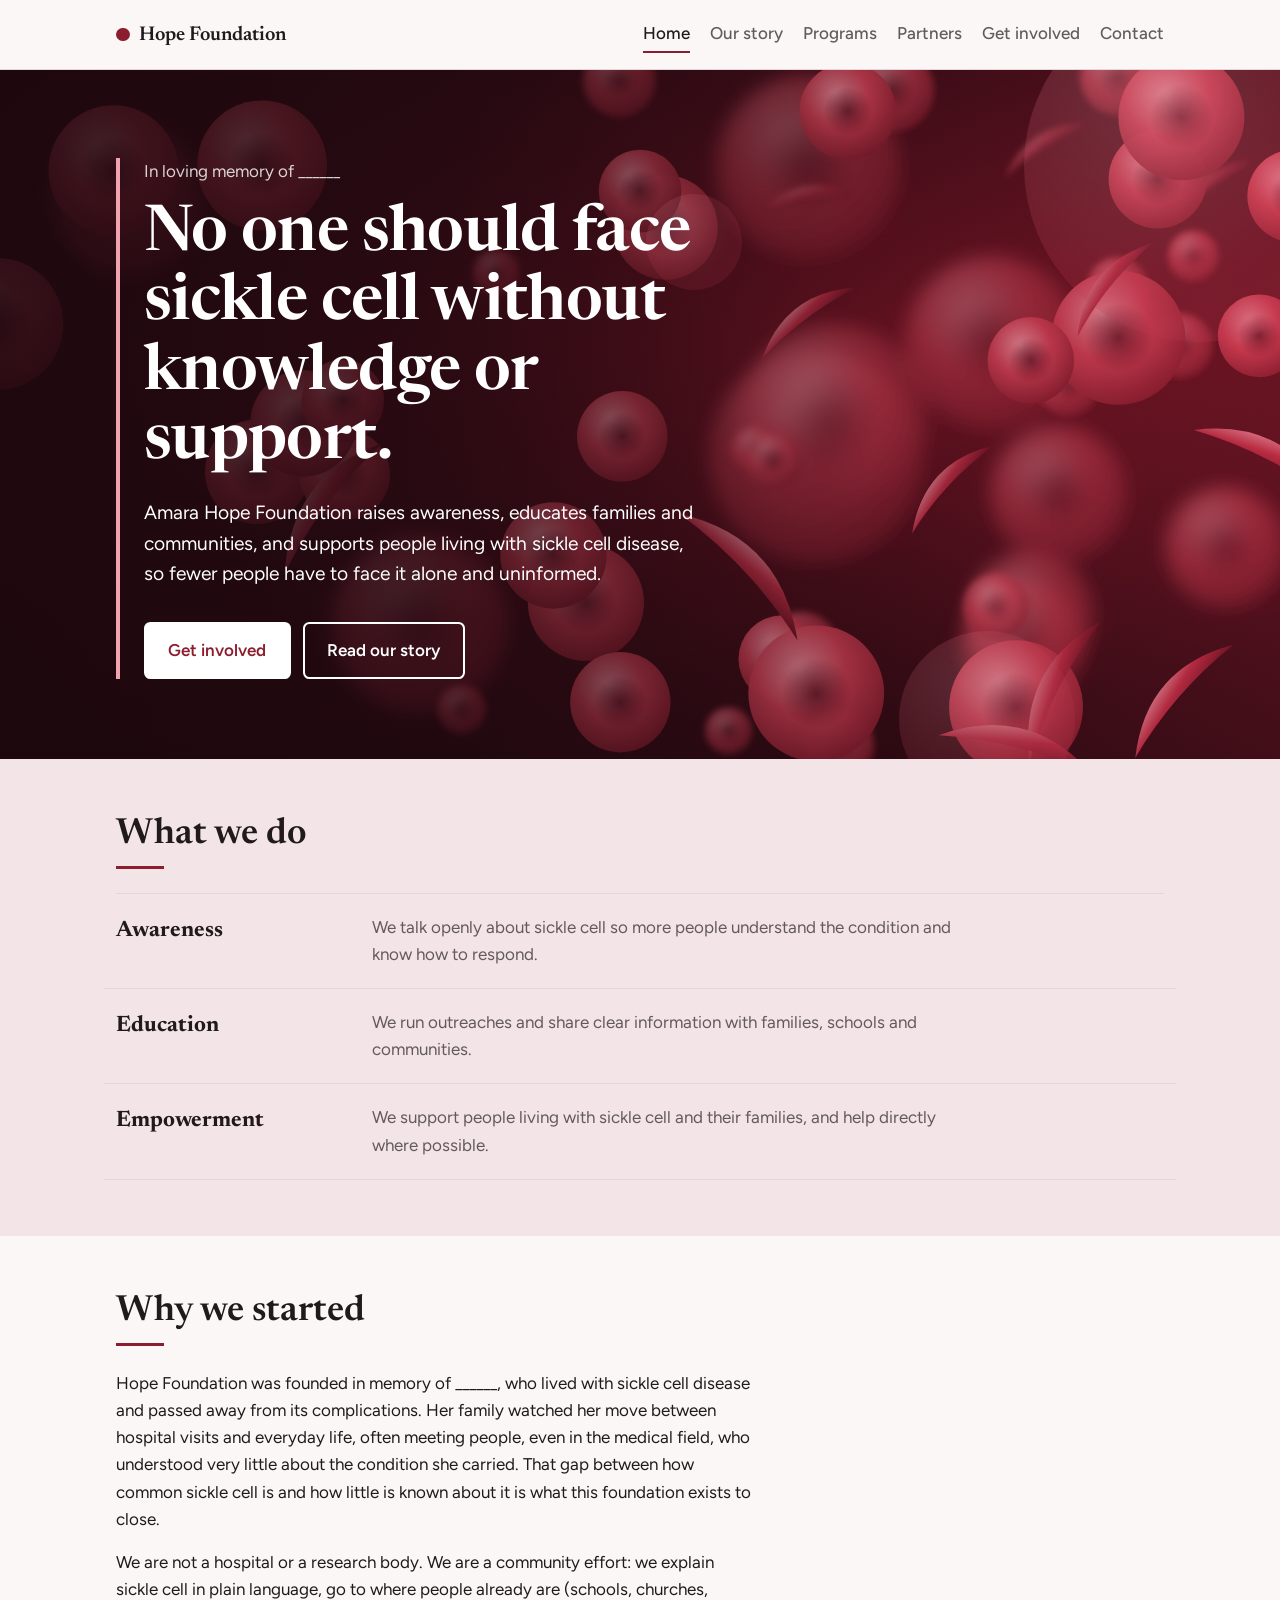
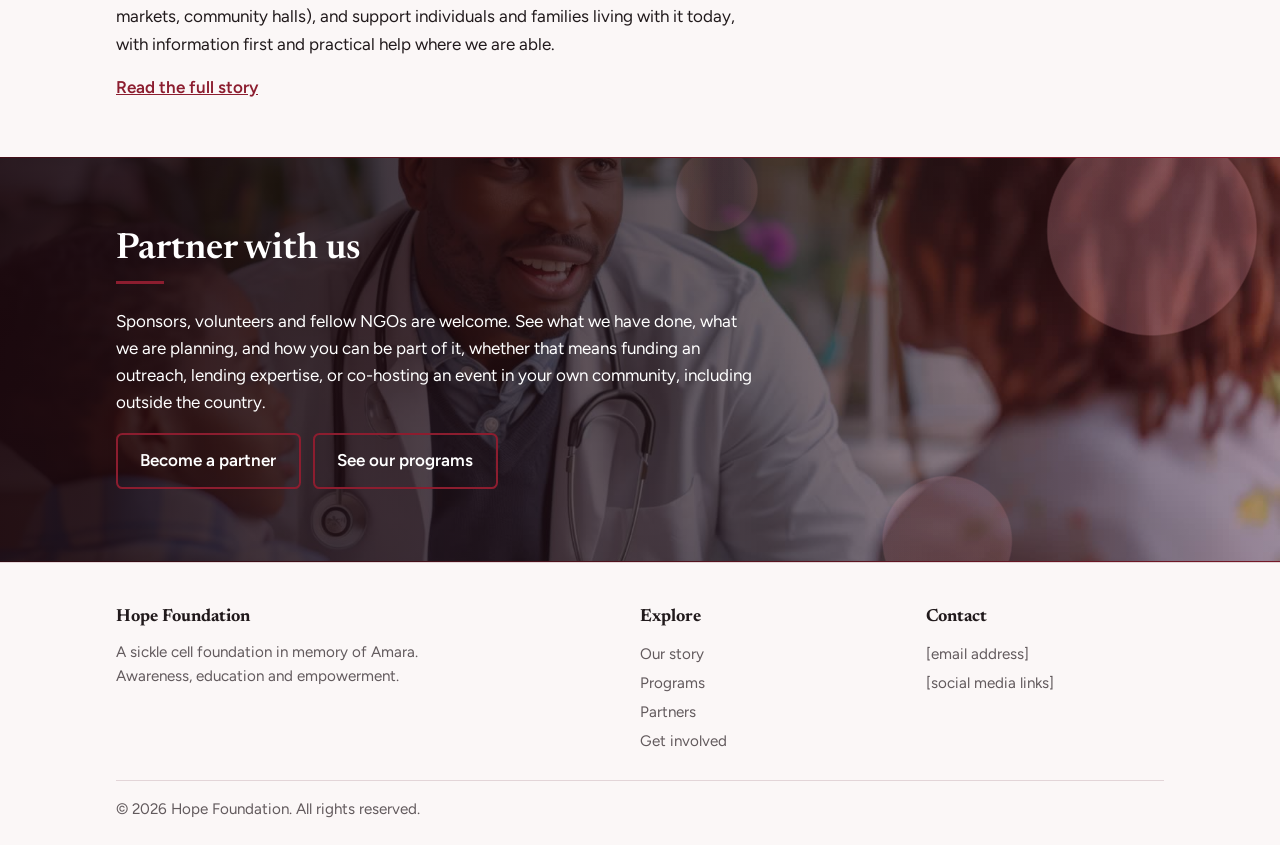
<file: index.html>
<!DOCTYPE html>
<html lang="en">

<head>
  <meta charset="utf-8">
  <meta name="viewport" content="width=device-width, initial-scale=1, viewport-fit=cover">
  <title>Hope Foundation | Sickle cell awareness, education and support</title>
  <link rel="preconnect" href="https://fonts.googleapis.com">
  <link
    href="https://fonts.googleapis.com/css2?family=Newsreader:opsz,wght@6..72,500;6..72,600&family=Figtree:wght@400;500;600&display=swap"
    rel="stylesheet">
  <link rel="stylesheet" href="style.css">
</head>

<body data-page="home">
  <header>
    <div class="bar" aria-hidden="true"></div>
    <div class="wrap">
      <a class="brand" href="index.html">Hope Foundation</a>
      <button class="menu" type="button" aria-expanded="false" aria-controls="nav">Menu</button>
      <nav id="nav" aria-label="Main">
        <a href="index.html" data-link="home">Home</a>
        <a href="story.html" data-link="story">Our story</a>
        <a href="programs.html" data-link="programs">Programs</a>
        <a href="partners.html" data-link="partners">Partners</a>
        <a href="get-involved.html" data-link="get-involved">Get involved</a>
        <a href="contact.html" data-link="contact">Contact</a>
      </nav>
    </div>
  </header>

  <main class="pg">
    <div class="hero">
      <div class="orb" aria-hidden="true"><i></i><i></i><i></i></div>
      <div class="wrap">
        <p class="in">In loving memory of ______</p>
        <h1>No one should face sickle cell without knowledge or support.</h1>
        <p class="lead">Amara Hope Foundation raises awareness, educates families and communities, and supports people
          living with sickle cell disease, so fewer people have to face it alone and uninformed.</p>
        <div class="btns"><a class="btn p" href="get-involved.html">Get involved</a><a class="btn s"
            href="story.html">Read our story</a></div>
      </div>
    </div>
   <!-- <section class="surf tight">
      <div class="wrap">
        <ul class="stats">
          <li><b>[00]</b><span>outreaches held</span></li>
          <li><b>[00]</b><span>people reached</span></li>
          <li><b>[00]</b><span>partner organisations</span></li>
          <li><b>[00]</b><span>families supported</span></li>
        </ul>
      </div>
    </section> --->
    <section class="alt">
      <div class="wrap">
        <h2>What we do</h2>
        <div class="rows">
          <div class="row">
            <h3>Awareness</h3>
            <p>We talk openly about sickle cell so more people understand the condition and know how to respond.</p>
          </div>
          <div class="row">
            <h3>Education</h3>
            <p>We run outreaches and share clear information with families, schools and communities.</p>
          </div>
          <div class="row">
            <h3>Empowerment</h3>
            <p>We support people living with sickle cell and their families, and help directly where possible.</p>
          </div>
        </div>
      </div>
    </section>
    <section class="txt">
      <div class="wrap">
        <h2>Why we started</h2>
        <p>Hope Foundation was founded in memory of ______, who lived with sickle cell disease and passed away from
          its complications. Her family watched her move between hospital visits and everyday life, often meeting
          people, even in the medical field, who understood very little about the condition she carried. That gap
          between how common sickle cell is and how little is known about it is what this foundation exists to close.
        </p>
        <p>We are not a hospital or a research body. We are a community effort: we explain sickle cell in plain
          language, go to where people already are (schools, churches, markets, community halls), and support
          individuals and families living with it today, with information first and practical help where we are able.
        </p>
        <a class="more" href="story.html">Read the full story</a>
      </div>
    </section>
    <section class="surf txt cta">
      <div class="wrap">
        <h2>Partner with us</h2>
        <p>Sponsors, volunteers and fellow NGOs are welcome. See what we have done, what we are planning, and how you
          can be part of it, whether that means funding an outreach, lending expertise, or co-hosting an event in your
          own community, including outside the country.</p>
        <div class="btns"><a class="btn p1" href="partners.html">Become a partner</a><a class="btn s1"
            href="programs.html">See our programs</a></div>
      </div>
    </section>
  </main>

  <footer>
    <div class="wrap">
      <div class="fg">
        <div>
          <h4>Hope Foundation</h4>
          <p style="margin:0;max-width:22rem">A sickle cell foundation in memory of Amara. Awareness, education and
            empowerment.</p>
        </div>
        <div>
          <h4>Explore</h4><a href="story.html">Our story</a><a href="programs.html">Programs</a><a
            href="partners.html">Partners</a><a href="get-involved.html">Get involved</a>
        </div>
        <div>
          <h4>Contact</h4><a href="mailto:[email address]">[email address]</a><a href="contact.html">[social media
            links]</a>
        </div>
      </div>
      <div class="fb">© 2026 Hope Foundation. All rights reserved.</div>
    </div>
  </footer>

  <script src="script.js"></script>
</body>

</html>
</file>
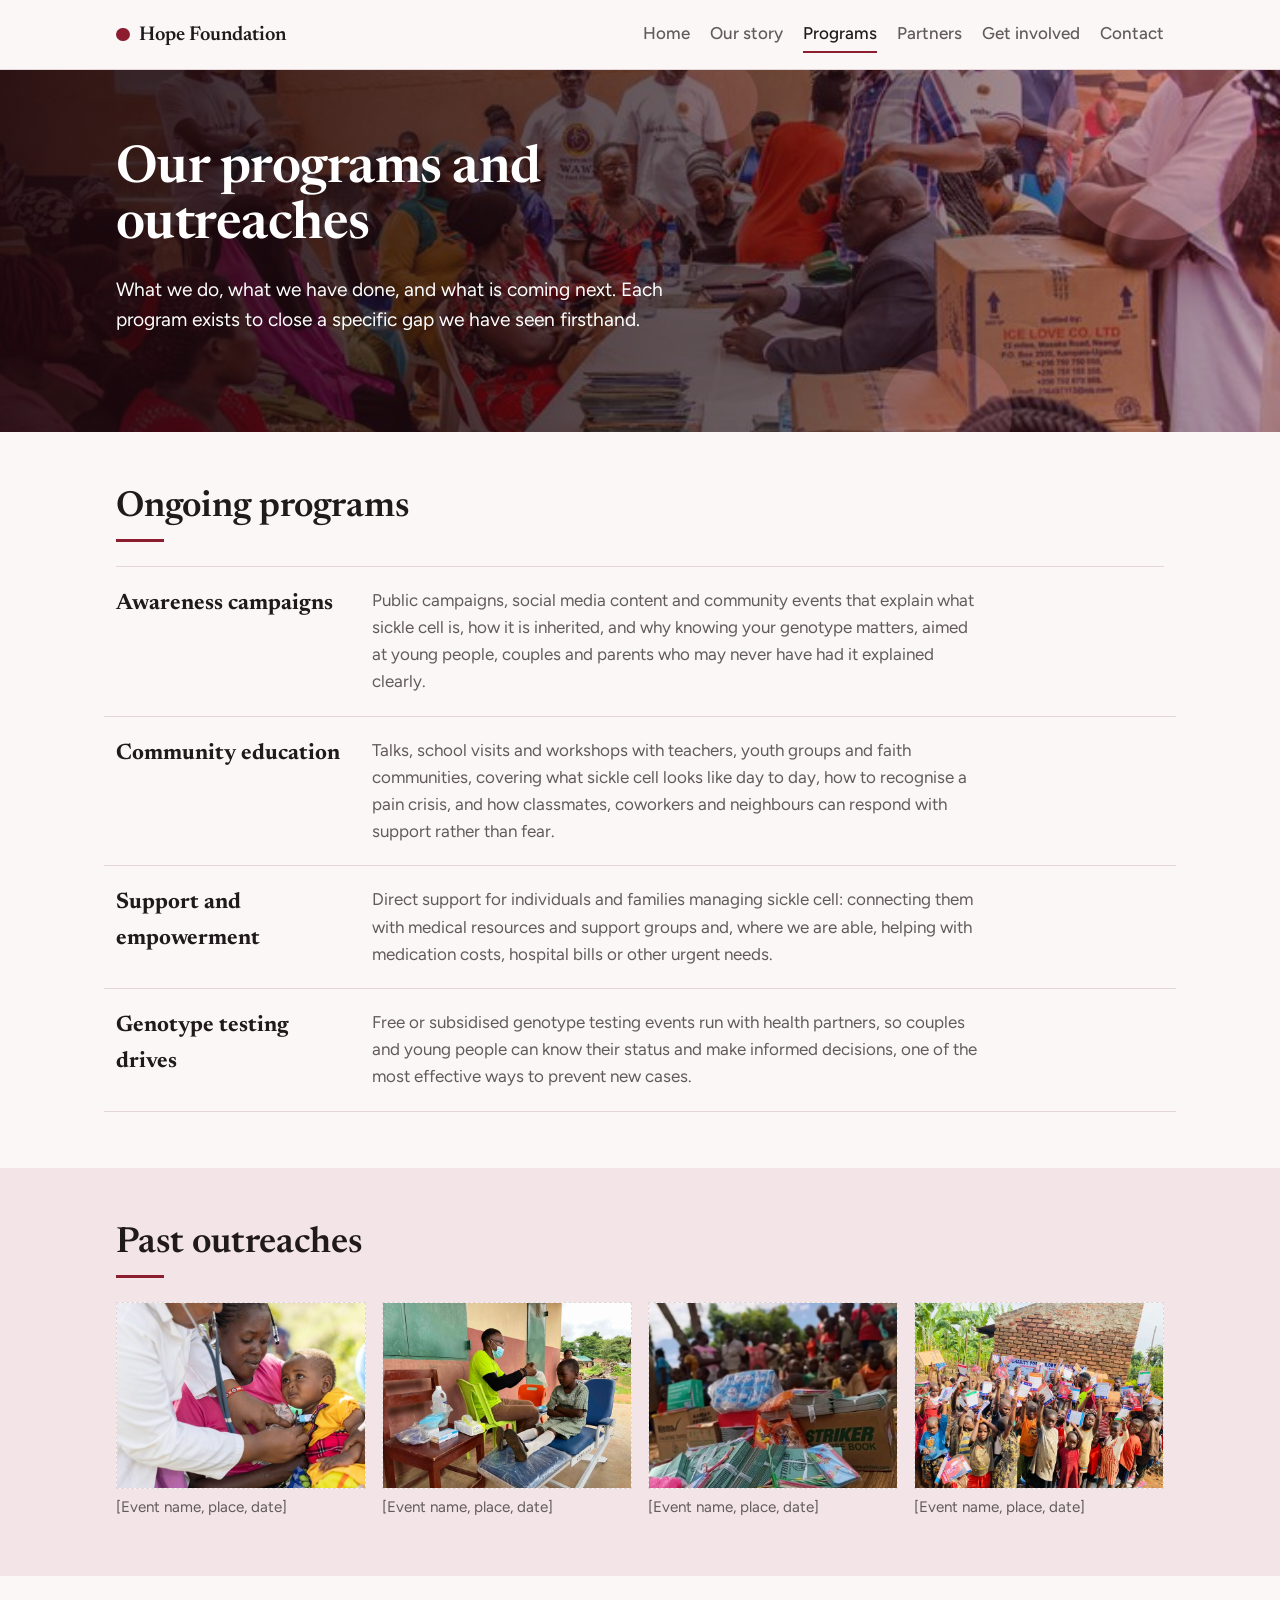
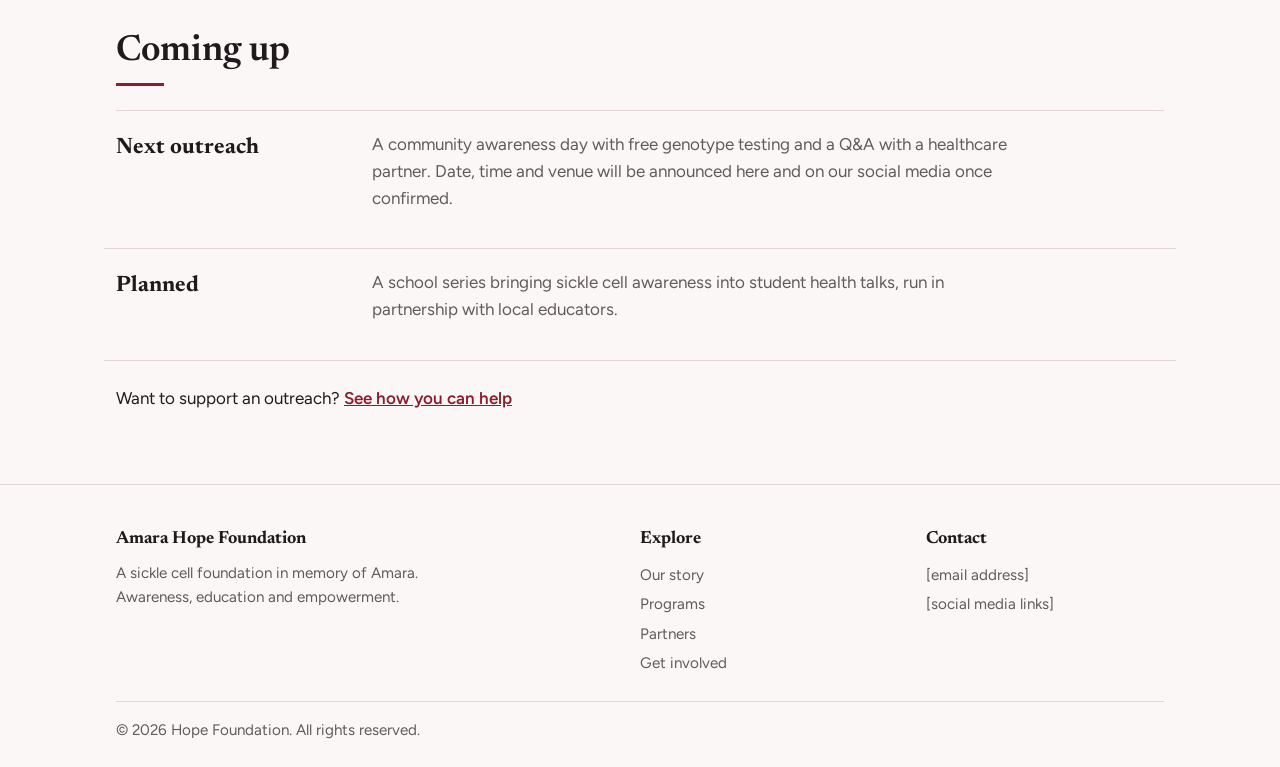
<file: programs.html>
<!DOCTYPE html>
<html lang="en">

<head>
  <meta charset="utf-8">
  <meta name="viewport" content="width=device-width, initial-scale=1, viewport-fit=cover">
  <title>Programs | Hope Foundation</title>
  <link rel="preconnect" href="https://fonts.googleapis.com">
  <link
    href="https://fonts.googleapis.com/css2?family=Newsreader:opsz,wght@6..72,500;6..72,600&family=Figtree:wght@400;500;600&display=swap"
    rel="stylesheet">
  <link rel="stylesheet" href="style.css">
</head>

<body data-page="programs">
  <header>
    <div class="bar" aria-hidden="true"></div>
    <div class="wrap">
      <a class="brand" href="index.html">Hope Foundation</a>
      <button class="menu" type="button" aria-expanded="false" aria-controls="nav">Menu</button>
      <nav id="nav" aria-label="Main">
        <a href="index.html" data-link="home">Home</a>
        <a href="story.html" data-link="story">Our story</a>
        <a href="programs.html" data-link="programs">Programs</a>
        <a href="partners.html" data-link="partners">Partners</a>
        <a href="get-involved.html" data-link="get-involved">Get involved</a>
        <a href="contact.html" data-link="contact">Contact</a>
      </nav>
    </div>
  </header>

  <main class="pg">
    <div class="ph1">
      <div class="wrap">
        <h1>Our programs and outreaches</h1>
        <p class="lead">What we do, what we have done, and what is coming next. Each program exists to close a specific
          gap we have seen firsthand.</p>
      </div>
    </div>
    <section>
      <div class="wrap">
        <h2>Ongoing programs</h2>
        <div class="rows">
          <div class="row">
            <h3>Awareness campaigns</h3>
            <p>Public campaigns, social media content and community events that explain what sickle cell is, how it is
              inherited, and why knowing your genotype matters, aimed at young people, couples and parents who may never
              have had it explained clearly.</p>
          </div>
          <div class="row">
            <h3>Community education</h3>
            <p>Talks, school visits and workshops with teachers, youth groups and faith communities, covering what
              sickle cell looks like day to day, how to recognise a pain crisis, and how classmates, coworkers and
              neighbours can respond with support rather than fear.</p>
          </div>
          <div class="row">
            <h3>Support and empowerment</h3>
            <p>Direct support for individuals and families managing sickle cell: connecting them with medical resources
              and support groups and, where we are able, helping with medication costs, hospital bills or other urgent
              needs.</p>
          </div>
          <div class="row">
            <h3>Genotype testing drives</h3>
            <p>Free or subsidised genotype testing events run with health partners, so couples and young people can know
              their status and make informed decisions, one of the most effective ways to prevent new cases.</p>
          </div>
        </div>
      </div>
    </section>
    <section class="alt">
      <div class="wrap">
        <h2>Past outreaches</h2>
        <div class="gal">
          <figure style="margin:0">
            <div class="ph"><span>Outreach photo</span><img src="assets/outreach-1.jpg" alt="Photo from outreach 1"
                onerror="this.remove()"></div>
            <figcaption class="cap">[Event name, place, date]</figcaption>
          </figure>
          <figure style="margin:0">
            <div class="ph"><span>Outreach photo</span><img src="assets/outreach-2.jpg" alt="Photo from outreach 2"
                onerror="this.remove()"></div>
            <figcaption class="cap">[Event name, place, date]</figcaption>
          </figure>
          <figure style="margin:0">
            <div class="ph"><span>Outreach photo</span><img src="assets/outreach-3.jpg" alt="Photo from outreach 3"
                onerror="this.remove()"></div>
            <figcaption class="cap">[Event name, place, date]</figcaption>
          </figure>
          <figure style="margin:0">
            <div class="ph"><span>Outreach photo</span><img src="assets/outreach-4.jpg" alt="Photo from outreach 3"
                onerror="this.remove()"></div>
            <figcaption class="cap">[Event name, place, date]</figcaption>
          </figure>
        </div>
      </div>
    </section>
    <section class="txt">
      <div class="wrap">
        <h2>Coming up</h2>
        <div class="rows">
          <div class="row">
            <h3>Next outreach</h3>
            <p>A community awareness day with free genotype testing and a Q&amp;A with a healthcare partner. Date, time
              and venue will be announced here and on our social media once confirmed.</p>
          </div>
          <div class="row">
            <h3>Planned</h3>
            <p>A school series bringing sickle cell awareness into student health talks, run in partnership with local
              educators.</p>
          </div>
        </div>
        <p style="margin-top:1.5rem">Want to support an outreach? <a class="more" href="get-involved.html">See how you
            can help</a></p>
      </div>
    </section>
  </main>

  <footer>
    <div class="wrap">
      <div class="fg">
        <div>
          <h4>Amara Hope Foundation</h4>
          <p style="margin:0;max-width:22rem">A sickle cell foundation in memory of Amara. Awareness, education and
            empowerment.</p>
        </div>
        <div>
          <h4>Explore</h4><a href="story.html">Our story</a><a href="programs.html">Programs</a><a
            href="partners.html">Partners</a><a href="get-involved.html">Get involved</a>
        </div>
        <div>
          <h4>Contact</h4><a href="mailto:[email address]">[email address]</a><a href="contact.html">[social media
            links]</a>
        </div>
      </div>
      <div class="fb">© 2026 Hope Foundation. All rights reserved.</div>
    </div>
  </footer>

  <script src="script.js"></script>
</body>

</html>
</file>
<file: style.css>
:root {
  --img-hero: url(assets/hero-sickle.svg);
  /* Home banner. Use url(assets/hero.jpg) for the doctor photo */
  --img-story: url(assets/bg-story.jpg);
  /* Our story page header               */
  --img-programs: url(assets/bg-programs.jpg);
  /* Programs page header                */
  --img-partners: url(assets/bg-partners.jpg);
  /* Partners page header                */
  --img-get-involved: url(assets/bg-get-involved.jpg);
  /* Get involved page header           */
  --img-contact: url(assets/bg-contact.jpg);
  /* Contact page header                 */
  --img-cta: url(assets/hero.jpg);
  /* Home "Partner with us" section      */
}

/* ========================================================================== */

:root {
  --bg: #FBF7F7;
  --surface: #FFFFFF;
  --ink: #211A1C;
  --muted: #625A5D;
  --accent: #8C1D2F;
  --accent-ink: #FFFFFF;
  --tint: #F3E4E7;
  --line: #E3D5D8;
  --serif: "Newsreader", Georgia, "Times New Roman", serif;
  --sans: "Figtree", system-ui, -apple-system, "Segoe UI", Roboto, sans-serif;
  box-sizing: border-box;
  padding-top: env(safe-area-inset-top, 0px);
  padding-bottom: env(safe-area-inset-bottom, 0px);
}

@media (prefers-color-scheme:dark) {
  :root:not([data-theme="light"]) {
    --bg: #171214;
    --surface: #1F181B;
    --ink: #F4ECEE;
    --muted: #B9ADB1;
    --accent: #E5798B;
    --accent-ink: #1A0E11;
    --tint: #2A1D21;
    --line: #3A2B30;
    color-scheme: dark
  }
}

:root[data-theme="dark"] {
  --bg: #171214;
  --surface: #1F181B;
  --ink: #F4ECEE;
  --muted: #B9ADB1;
  --accent: #E5798B;
  --accent-ink: #1A0E11;
  --tint: #2A1D21;
  --line: #3A2B30;
  color-scheme: dark
}

html {
  scroll-padding-top: env(safe-area-inset-top, 0px)
}

* {
  box-sizing: border-box
}

[hidden] {
  display: none !important
}

body {
  margin: 0;
  background: var(--bg);
  color: var(--ink);
  font-family: var(--sans);
  font-size: 1.0625rem;
  line-height: 1.6
}

a {
  color: inherit
}

:focus-visible {
  outline: 3px solid var(--accent);
  outline-offset: 3px
}

.wrap {
  max-width: 68rem;
  margin: 0 auto;
  padding: 0 1.25rem
}

header {
  border-bottom: 1px solid var(--line)
}

header .wrap {
  display: flex;
  flex-wrap: wrap;
  align-items: center;
  justify-content: space-between;
  gap: .75rem 1.5rem;
  padding-top: 1rem;
  padding-bottom: 1rem
}

.brand {
  font-family: var(--serif);
  font-weight: 600;
  font-size: 1.25rem;
  text-decoration: none
}

nav {
  display: flex;
  flex-wrap: wrap;
  gap: .25rem 1.25rem
}

nav a {
  text-decoration: none;
  color: var(--muted);
  font-weight: 500;
  padding: .25rem 0;
  border-bottom: 2px solid transparent
}

nav a:hover {
  color: var(--ink)
}

nav a[aria-current] {
  color: var(--ink);
  border-bottom-color: var(--accent)
}

.hero {
  padding: 4rem 0 3.5rem
}

.hero .wrap {
  border-left: 4px solid var(--accent);
  padding-left: 1.5rem;
  margin-left: max(1.25rem, calc((100% - 68rem)/2 + 1.25rem));
  max-width: 46rem
}

.hero p.in {
  margin: 0 0 1rem;
  color: var(--muted)
}

h1 {
  font-family: var(--serif);
  font-weight: 600;
  font-size: clamp(2.25rem, 7vw, 4rem);
  line-height: 1.08;
  margin: 0 0 1.25rem;
  letter-spacing: -.01em
}

.ph1 {
  padding: 3.5rem 0 1rem
}

.ph1 h1 {
  font-size: clamp(2rem, 6vw, 3.25rem);
  max-width: 40rem
}

.lead {
  font-size: 1.2rem;
  max-width: 36rem;
  margin: 0 0 2rem
}

.btns {
  display: flex;
  flex-wrap: wrap;
  gap: .75rem
}

.btn {
  display: inline-block;
  padding: .8rem 1.4rem;
  border-radius: .4rem;
  font-weight: 600;
  text-decoration: none;
  border: 2px solid var(--accent)
}

.btn.p {
  background: var(--accent);
  color: var(--accent-ink)
}

.btn.s {
  color: var(--ink)
}

.btn:hover {
  opacity: .88
}

section {
  padding: 3.5rem 0
}

h2 {
  font-family: var(--serif);
  font-weight: 600;
  font-size: clamp(1.6rem, 4.5vw, 2.25rem);
  line-height: 1.15;
  margin: 0 0 1.5rem
}

.alt {
  background: var(--tint)
}

.surf {
  background: var(--surface);
  border-top: 1px solid var(--line);
  border-bottom: 1px solid var(--line)
}

.rows {
  border-top: 1px solid var(--line)
}

.row {
  display: grid;
  grid-template-columns: 1fr;
  gap: .25rem 2rem;
  padding: 1.25rem 0;
  border-bottom: 1px solid var(--line)
}

.row h3 {
  font-family: var(--serif);
  font-size: 1.4rem;
  margin: 0
}

.row p {
  margin: 0;
  color: var(--muted);
  max-width: 38rem
}

.row a {
  font-weight: 600;
  color: var(--accent)
}

@media(min-width:44rem) {
  .row {
    grid-template-columns: 14rem 1fr
  }
}

.txt p {
  max-width: 40rem;
  margin: 0 0 1rem
}

.more {
  font-weight: 600;
  color: var(--accent)
}

.quote {
  font-family: var(--serif);
  font-size: clamp(1.4rem, 4vw, 2rem);
  line-height: 1.3;
  max-width: 36rem;
  margin: 0;
  padding-left: 1.25rem;
  border-left: 4px solid var(--accent)
}

.gal {
  display: grid;
  grid-template-columns: repeat(auto-fill, minmax(14rem, 1fr));
  gap: 1rem
}

.ph {
  aspect-ratio: 4/3;
  background: var(--tint);
  border: 1px dashed var(--line);
  display: flex;
  align-items: center;
  justify-content: center;
  color: var(--muted);
  font-size: .95rem;
  text-align: center;
  padding: .5rem
}

.surf .ph,
.alt .ph {
  background: var(--bg)
}

.logos {
  display: grid;
  grid-template-columns: repeat(auto-fill, minmax(10rem, 1fr));
  gap: 1rem
}

.logos .ph {
  aspect-ratio: 3/2
}

.cap {
  margin: .4rem 0 0;
  color: var(--muted);
  font-size: .95rem
}

.list {
  margin: 0 0 1.5rem;
  padding-left: 1.25rem;
  max-width: 38rem
}

.list li {
  margin-bottom: .4rem
}

.det {
  display: grid;
  gap: 1rem 2rem;
  max-width: 40rem
}

.det dt {
  font-weight: 600
}

.det dd {
  margin: 0;
  color: var(--muted)
}

@media(min-width:44rem) {
  .det {
    grid-template-columns: 10rem 1fr
  }
}

footer {
  padding: 2rem 0;
  color: var(--muted);
  font-size: .95rem
}

footer .wrap {
  display: flex;
  flex-wrap: wrap;
  justify-content: space-between;
  gap: .5rem 2rem
}

header {
  position: sticky;
  top: env(safe-area-inset-top, 0px);
  z-index: 20;
  background: color-mix(in srgb, var(--bg) 90%, transparent);
  -webkit-backdrop-filter: blur(10px);
  backdrop-filter: blur(10px)
}

body::before {
  content: "";
  position: fixed;
  inset: 0 0 auto;
  height: env(safe-area-inset-top, 0px);
  z-index: 30;
  background: var(--bg)
}

.brand {
  display: inline-flex;
  align-items: center;
  gap: .6rem
}

.brand::before {
  content: "";
  width: .85rem;
  height: .85rem;
  border-radius: 50%;
  background: var(--accent)
}

nav a {
  transition: color .2s, border-color .2s
}

.menu {
  display: none;
  font: inherit;
  font-weight: 600;
  background: none;
  color: var(--ink);
  border: 2px solid var(--line);
  border-radius: .4rem;
  padding: .4rem .9rem;
  cursor: pointer
}

@media(max-width:43.99rem) {
  .menu {
    display: block
  }

  nav {
    display: none;
    width: 100%;
    flex-direction: column;
    gap: 0;
    padding-bottom: .5rem
  }

  nav.open {
    display: flex
  }

  nav a {
    padding: .7rem 0;
    border-bottom: 1px solid var(--line)
  }
}

.hero {
  position: relative;
  overflow: hidden
}

.hero .wrap {
  position: relative
}

.orb {
  position: absolute;
  inset: 0;
  pointer-events: none
}

.orb i {
  position: absolute;
  border-radius: 50%;
  background: radial-gradient(circle at 35% 30%, color-mix(in srgb, var(--accent) 55%, #fff), var(--accent) 60%);
  opacity: .14;
  animation: drift 14s ease-in-out infinite alternate
}

.orb i:nth-child(1) {
  width: 22rem;
  height: 22rem;
  right: -6rem;
  top: -5rem
}

.orb i:nth-child(2) {
  width: 11rem;
  height: 11rem;
  right: 16%;
  bottom: -3rem;
  animation-delay: -5s;
  opacity: .1
}

.orb i:nth-child(3) {
  width: 6rem;
  height: 6rem;
  right: 42%;
  top: 18%;
  animation-delay: -9s;
  opacity: .08
}

@keyframes drift {
  to {
    transform: translate(-1.2rem, 1.5rem) scale(1.06)
  }
}

@keyframes up {
  from {
    opacity: 0;
    transform: translateY(14px)
  }

  to {
    opacity: 1;
    transform: none
  }
}

@keyframes fade {
  from {
    opacity: 0
  }

  to {
    opacity: 1
  }
}

.hero .in,
.hero h1,
.hero .lead,
.hero .btns {
  animation: up .7s cubic-bezier(.2, .7, .2, 1) both
}

.hero h1 {
  animation-delay: .12s
}

.hero .lead {
  animation-delay: .26s
}

.hero .btns {
  animation-delay: .4s
}

.pg {
  animation: fade .45s ease both
}

.rv {
  opacity: 0;
  transform: translateY(16px);
  transition: opacity .6s ease, transform .6s ease
}

.rv.vis {
  opacity: 1;
  transform: none
}

.btn {
  transition: transform .2s, box-shadow .2s, opacity .2s
}

.btn:hover {
  transform: translateY(-2px);
  box-shadow: 0 6px 16px rgba(140, 29, 47, .25);
  opacity: 1
}

.row h3 {
  transition: color .2s
}

.row:hover h3 {
  color: var(--accent)
}

.tight {
  padding: 2.25rem 0
}

.stats {
  list-style: none;
  margin: 0;
  padding: 0;
  display: grid;
  grid-template-columns: repeat(auto-fit, minmax(10rem, 1fr));
  gap: 1.5rem
}

.stats b {
  display: block;
  font-family: var(--serif);
  font-size: 2.5rem;
  line-height: 1;
  color: var(--accent)
}

.stats span {
  color: var(--muted)
}

footer {
  border-top: 1px solid var(--line);
  padding: 2.5rem 0 1.5rem
}

footer .wrap {
  display: block
}

.fg {
  display: grid;
  gap: 1.5rem 3rem;
  grid-template-columns: 1fr
}

@media(min-width:44rem) {
  .fg {
    grid-template-columns: 2fr 1fr 1fr
  }
}

.fg h4 {
  margin: 0 0 .5rem;
  font-family: var(--serif);
  font-size: 1.1rem;
  color: var(--ink)
}

.fg a {
  display: block;
  text-decoration: none;
  padding: .15rem 0
}

.fg a:hover {
  color: var(--accent)
}

.fb {
  margin-top: 1.5rem;
  padding-top: 1rem;
  border-top: 1px solid var(--line)
}

/* Signature hover: a red "cell" grows out from wherever the cursor enters */
.hv {
  position: relative;
  overflow: hidden;
  isolation: isolate
}

.hv::before {
  content: "";
  position: absolute;
  z-index: -1;
  left: var(--x, 50%);
  top: var(--y, 50%);
  width: 1px;
  height: 1px;
  border-radius: 50%;
  background: var(--accent);
  opacity: .1;
  transform: translate(-50%, -50%) scale(0);
  transition: transform .7s cubic-bezier(.2, .7, .2, 1)
}

.hv:hover::before {
  transform: translate(-50%, -50%) scale(2600)
}

.btn.hv::before {
  opacity: 1
}

.btn.p.hv::before {
  background: var(--ink)
}

.btn {
  transition: transform .2s, box-shadow .2s, color .3s
}

.btn.p:hover {
  color: var(--bg)
}

.btn.s:hover {
  color: var(--accent-ink)
}

.row {
  padding-left: .75rem;
  padding-right: .75rem;
  margin: 0 -.75rem
}

.row h3 {
  transition: color .2s, transform .35s cubic-bezier(.2, .7, .2, 1)
}

.row:hover h3 {
  transform: translateX(.4rem)
}

/* Scroll progress bar, headline underline draw, hero parallax */
.bar {
  position: absolute;
  left: 0;
  right: 0;
  bottom: -1px;
  height: 3px;
  background: var(--accent);
  transform: scaleX(0);
  transform-origin: left;
  pointer-events: none
}

section h2::after {
  content: "";
  display: block;
  width: 3rem;
  height: 3px;
  background: var(--accent);
  margin-top: .6rem;
  transform-origin: left;
  transition: transform .7s .2s ease
}

section h2.rv:not(.vis)::after {
  transform: scaleX(0)
}

.orb {
  transform: translate(var(--px, 0px), var(--py, 0px));
  transition: transform .5s ease-out
}

@media(prefers-reduced-motion:reduce) {
  .hv::before {
    display: none
  }

  .bar {
    display: none
  }
}

@media(prefers-reduced-motion:reduce) {
  * {
    animation: none !important;
    transition: none !important
  }

  .rv {
    opacity: 1 !important;
    transform: none !important
  }
}

.ph img {
  position: absolute;
  inset: 0;
  width: 100%;
  height: 100%;
  object-fit: cover
}

.logos .ph img {
  object-fit: contain;
  padding: .75rem;
  background: var(--surface)
}

/* Hero photo blended with the red circle texture */
.hero {
  padding: 5.5rem 0 5rem;
  color: #fff
}

.hero::before,
.hero::after {
  content: "";
  position: absolute;
  inset: 0;
  pointer-events: none
}

.hero::before {
  background: var(--img-hero) 55% 28%/cover no-repeat
}

.hero::after {
  background: linear-gradient(90deg, rgba(28, 8, 14, .88) 0%, rgba(28, 8, 14, .7) 35%, rgba(28, 8, 14, .25) 70%, rgba(140, 29, 47, .2) 100%)
}

.hero .orb {
  z-index: 1
}

.hero .orb i {
  mix-blend-mode: screen;
  background: radial-gradient(circle at 35% 30%, #F4A3B1, #C0394F 60%)
}

.hero .orb i:nth-child(1) {
  opacity: .22
}

.hero .orb i:nth-child(2) {
  opacity: .18
}

.hero .orb i:nth-child(3) {
  opacity: .16
}

.hero .wrap {
  z-index: 2;
  border-left-color: #F2A3B0
}

.hero h1,
.hero .lead {
  color: #fff
}

.hero p.in {
  color: rgba(255, 255, 255, .82)
}

.hero .btn.p {
  background: #fff;
  color: #8C1D2F;
  border-color: #fff
}

.hero .btn.s {
  color: #fff;
  border-color: #fff
}

.hero .btn.hv::before {
  background: #8C1D2F;
  opacity: 1
}

.hero .btn:hover {
  color: #fff;
  border-color: #8C1D2F
}

@media(min-width:60rem) {
  .hero .wrap {
    max-width: 38rem
  }
}

@media(max-width:59.99rem) {
  .hero::after {
    background: linear-gradient(180deg, rgba(28, 8, 14, .8), rgba(28, 8, 14, .55))
  }
}

/* Photo backgrounds for page headers and the Home call-to-action */
.ph1,
.cta {
  position: relative;
  overflow: hidden;
  isolation: isolate;
  color: #fff
}

.ph1::before,
.cta::before {
  content: "";
  position: absolute;
  inset: 0;
  z-index: -2;
  background: var(--own) var(--pos, 50% 30%)/cover no-repeat
}

.ph1::after,
.cta::after {
  content: "";
  position: absolute;
  inset: 0;
  z-index: -1;
  background: radial-gradient(circle at 90% 18%, rgba(244, 163, 177, .24) 0 6.5rem, transparent 6.6rem), radial-gradient(circle at 74% 95%, rgba(244, 163, 177, .16) 0 4rem, transparent 4.1rem), radial-gradient(circle at 56% 8%, rgba(244, 163, 177, .12) 0 2.5rem, transparent 2.6rem), linear-gradient(90deg, rgba(28, 8, 14, .9), rgba(28, 8, 14, .62) 60%, rgba(140, 29, 47, .3))
}

.ph1 {
  padding: 4.5rem 0 4rem
}

.ph1 h1,
.ph1 .lead,
.cta h2,
.cta p {
  color: #fff
}

.ph1 h1,
.ph1 .lead {
  animation: up .7s cubic-bezier(.2, .7, .2, 1) both
}

.ph1 .lead {
  animation-delay: .15s
}

[data-page="story"] .ph1 {
  --pos: 50% 18%
}

[data-page="programs"] .ph1 {
  --pos: 50% 62%
}

[data-page="partners"] .ph1 {
  --pos: 8% 55%
}

[data-page="get-involved"] .ph1 {
  --pos: 92% 30%
}

[data-page="contact"] .ph1 {
  --pos: 50% 38%
}

.cta {
  --pos: 60% 70%;
  padding: 4.5rem 0;
  border-color: transparent
}

.cta .btn.p {
  background: #fff;
  color: #8C1D2F;
  border-color: #fff
}

.cta .btn.s {
  color: #fff;
  border-color: #fff
}

.cta .btn.hv::before {
  background: #8C1D2F;
  opacity: 1
}

.cta .btn:hover {
  color: #fff;
  border-color: #8C1D2F
}

/* Each section reads its picture from the SECTION PHOTOS block at the top of this file. */
[data-page="story"] .ph1 {
  --own: var(--img-story)
}

[data-page="programs"] .ph1 {
  --own: var(--img-programs)
}

[data-page="partners"] .ph1 {
  --own: var(--img-partners)
}

[data-page="get-involved"] .ph1 {
  --own: var(--img-get-involved)
}

[data-page="contact"] .ph1 {
  --own: var(--img-contact)
}

.cta {
  --own: var(--img-cta)
}

/* Section placeholders: plain dark red space until a bg-*.jpg is added. Only the Home hero uses hero.jpg. */
.ph1,
.cta {
  background: linear-gradient(135deg, #2B0B12, #8C1D2F)
}
</file>
